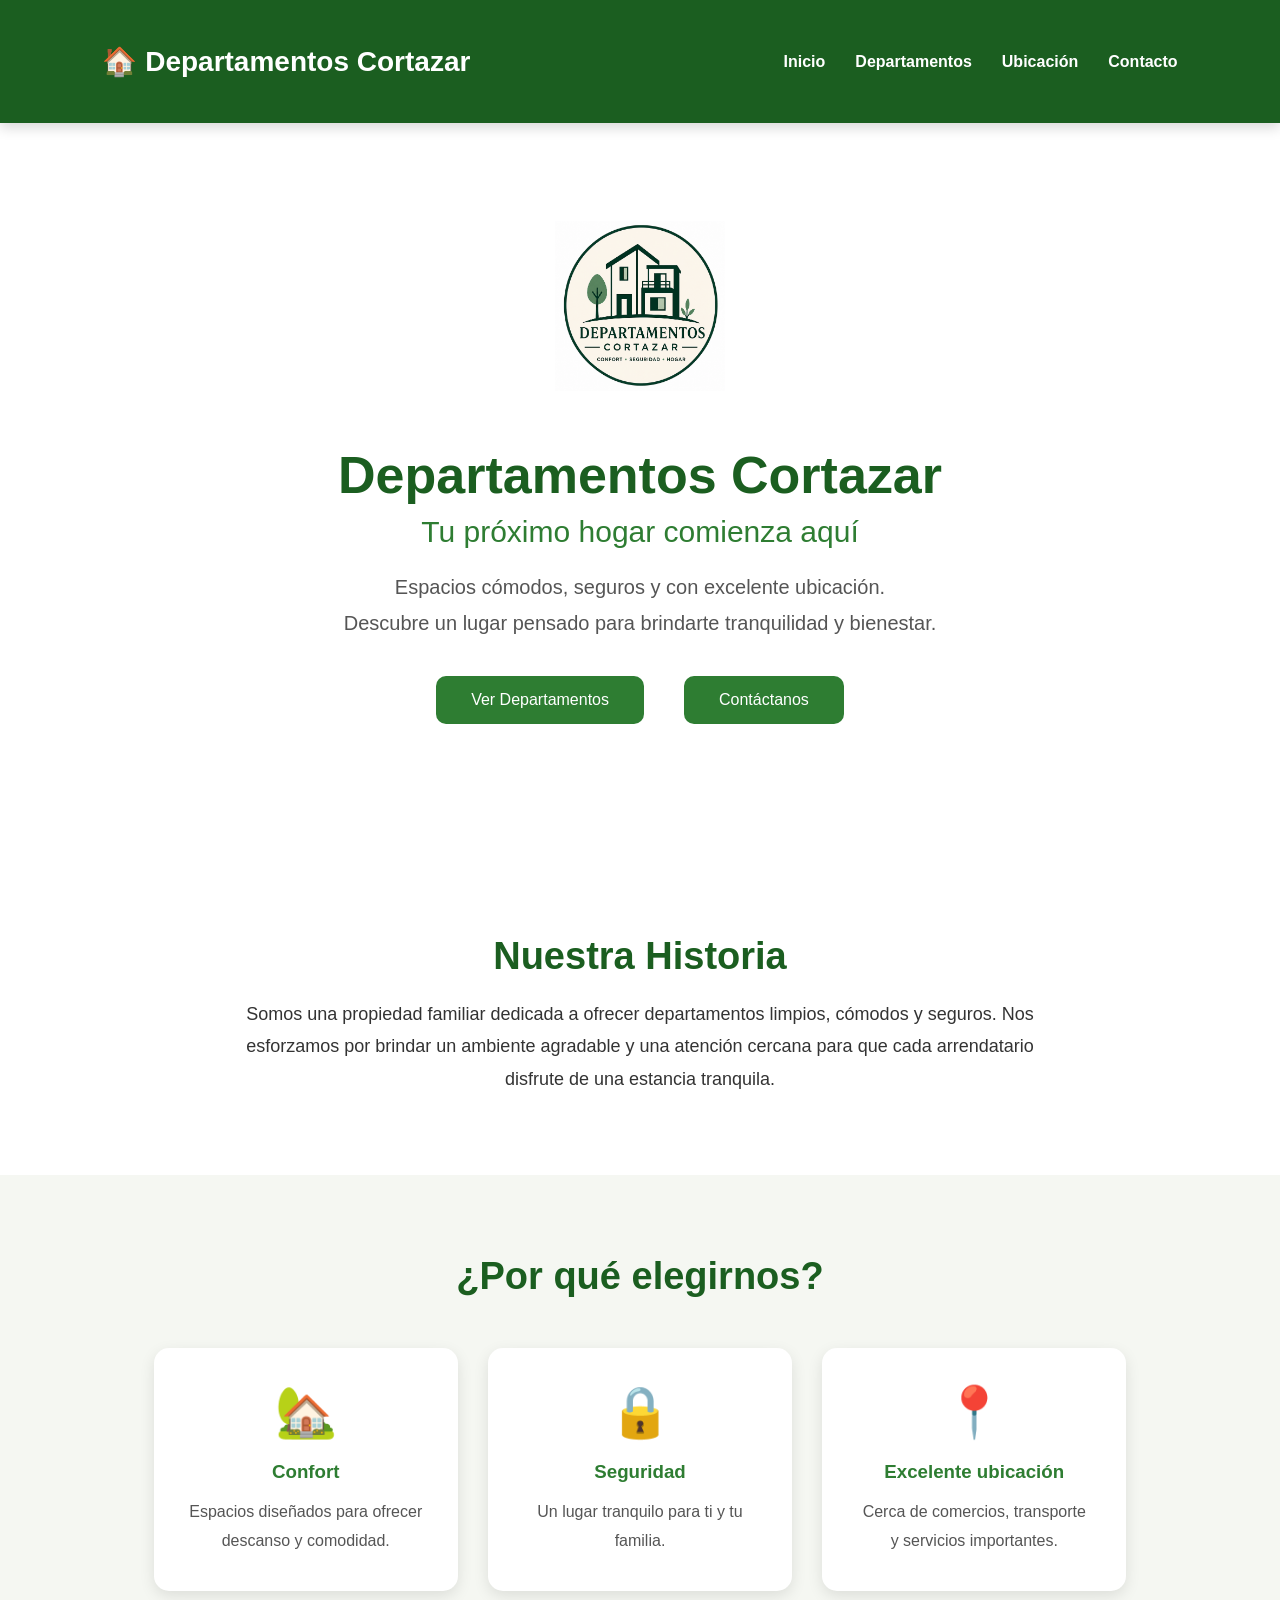
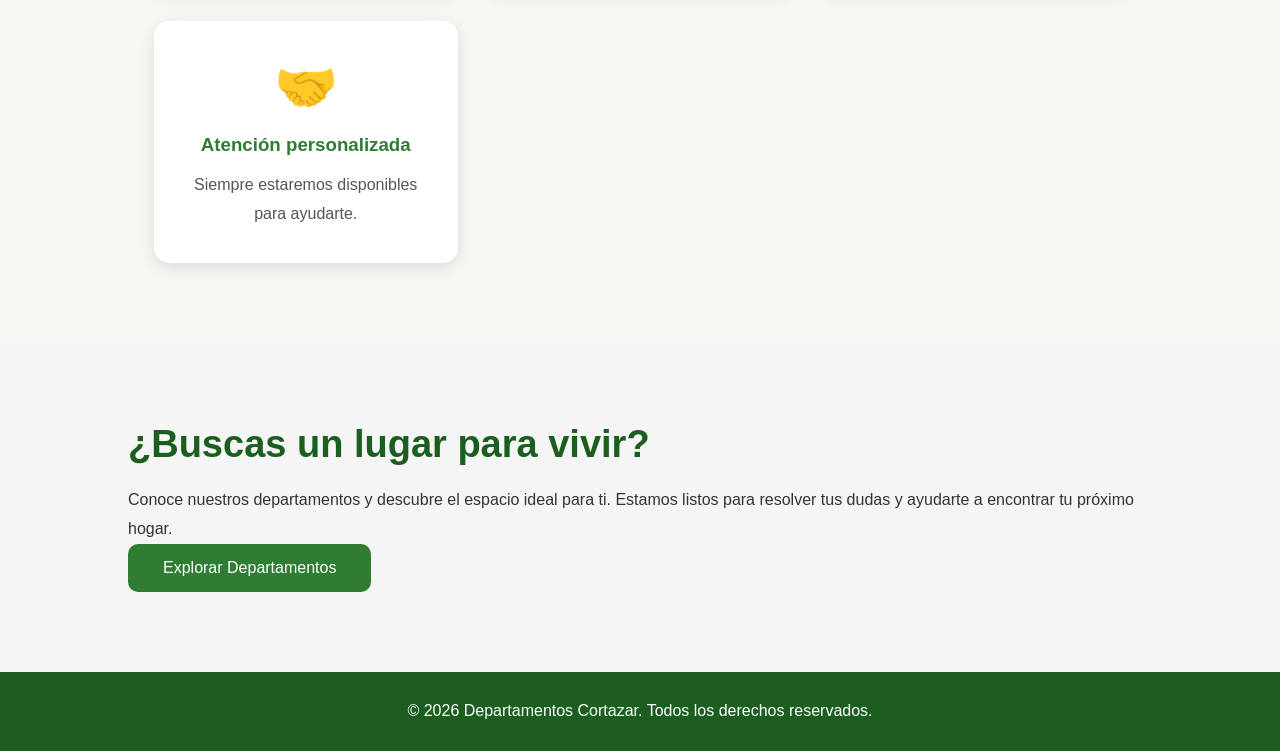
<file: index.html>
<!DOCTYPE html>
<html lang="es">
    
<head>

    <meta charset="UTF-8">
    <meta name="viewport" content="width=device-width, initial-scale=1.0">

    <title>Departamentos Cortazar</title>

    <!-- Favicon -->
    <link rel="icon" type="image/png" href="fotos/favicon.png">

    <!-- Estilos -->
    <link rel="stylesheet" href="estilos.css">

</head>

<body>

    <!--=========================
            ENCABEZADO
    ==========================-->

    <header>

        <div class="logo">
            <h1>🏠 Departamentos Cortazar</h1>
        </div>

        <nav>

            <a href="index.html">Inicio</a>
            <a href="departamentos.html">Departamentos</a>
            <a href="ubicacion.html">Ubicación</a>
            <a href="contacto.html">Contacto</a>

        </nav>

    </header>

    <main>

        <!--=========================
        PORTADA
==========================-->

<section class="hero">

    <div class="hero-contenido">

        <img src="fotos/favicon.png" alt="Logo Departamentos Cortazar" class="hero-logo">

        <h1>Departamentos Cortazar</h1>

        <h2>Tu próximo hogar comienza aquí</h2>

        <p>

            Espacios cómodos, seguros y con excelente ubicación.

            <br>

            Descubre un lugar pensado para brindarte tranquilidad y bienestar.

        </p>

        <div class="hero-botones">

            <a href="departamentos.html" class="btn">

                Ver Departamentos

            </a>

            <a href="contacto.html" class="btn btn-secundario">

                Contáctanos

            </a>

        </div>

    </div>

</section>

        <!--=========================
            NUESTRA HISTORIA
        ==========================-->

        <section class="historia">

            <h2>Nuestra Historia</h2>

            <p>
                Somos una propiedad familiar dedicada a ofrecer departamentos
                limpios, cómodos y seguros. Nos esforzamos por brindar un ambiente
                agradable y una atención cercana para que cada arrendatario disfrute
                de una estancia tranquila.
            </p>

        </section>

        <!--=========================
            BENEFICIOS
        ==========================-->

        <section class="beneficios">

            <h2>¿Por qué elegirnos?</h2>

            <div class="contenedor">

                <article class="tarjeta">

                    <span class="icono">🏡</span>

                    <h3>Confort</h3>

                    <p>
                        Espacios diseñados para ofrecer descanso y comodidad.
                    </p>

                </article>

                <article class="tarjeta">

                    <span class="icono">🔒</span>

                    <h3>Seguridad</h3>

                    <p>
                        Un lugar tranquilo para ti y tu familia.
                    </p>

                </article>

                <article class="tarjeta">

                    <span class="icono">📍</span>

                    <h3>Excelente ubicación</h3>

                    <p>
                        Cerca de comercios, transporte y servicios importantes.
                    </p>

                </article>

                <article class="tarjeta">

                    <span class="icono">🤝</span>

                    <h3>Atención personalizada</h3>

                    <p>
                        Siempre estaremos disponibles para ayudarte.
                    </p>

                </article>

            </div>

        </section>

        <!--=========================
            LLAMADO A LA ACCIÓN
        ==========================-->

        <section class="cta">

            <h2>¿Buscas un lugar para vivir?</h2>

            <p>
                Conoce nuestros departamentos y descubre el espacio ideal para ti.
                Estamos listos para resolver tus dudas y ayudarte a encontrar tu
                próximo hogar.
            </p>

            <a href="departamentos.html" class="btn">
                Explorar Departamentos
            </a>

        </section>

    </main>

    <!--=========================
            PIE DE PÁGINA
    ==========================-->

    <footer>

        <p>
            &copy; 2026 Departamentos Cortazar. Todos los derechos reservados.
        </p>

    </footer>

</body>

</html>
</file>
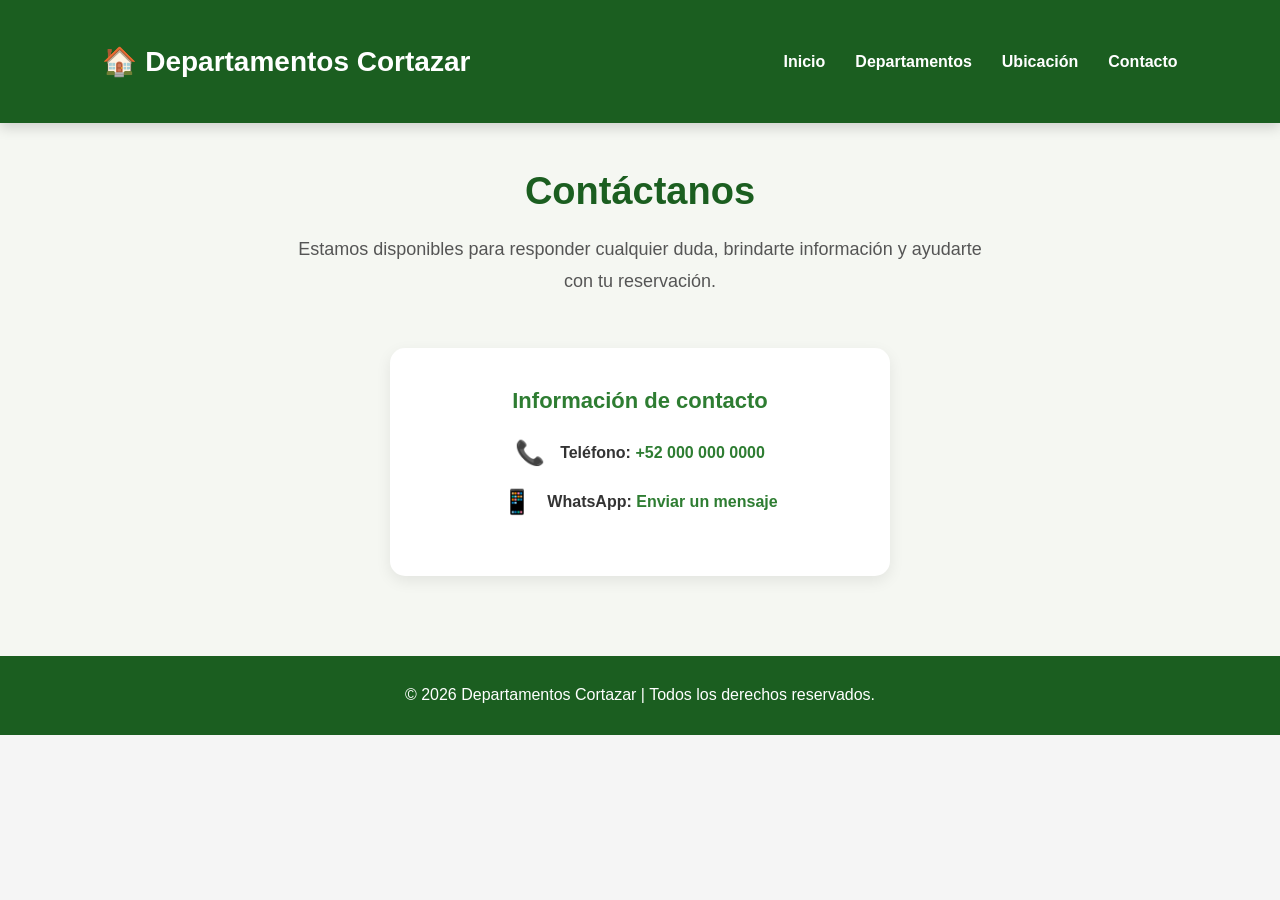
<file: contacto.html>
<!DOCTYPE html>
<html lang="es">

<head>

    <meta charset="UTF-8">
    <meta name="viewport" content="width=device-width, initial-scale=1.0">
    <title>Contacto | Departamentos Cortazar</title>
    <link rel="icon" type="image/png" href="fotos/favicon.png">
    <link rel="stylesheet" href="estilos.css">

</head>

<body>

    <!--=========================
            ENCABEZADO
    ==========================-->

    <header>

        <div class="logo">
            <h1>🏠 Departamentos Cortazar</h1>
        </div>

        <nav>

            <a href="index.html">Inicio</a>
            <a href="departamentos.html">Departamentos</a>
            <a href="ubicacion.html">Ubicación</a>
            <a href="contacto.html">Contacto</a>

        </nav>

    </header>

    <!--=========================
            CONTENIDO
    ==========================-->

    <main>

        <section class="contacto-seccion">

            <h2>Contáctanos</h2>

            <p class="contacto-subtitulo">
                Estamos disponibles para responder cualquier duda,
                brindarte información y ayudarte con tu reservación.
            </p>

            <div class="contacto-contenedor">

                <div class="info-contacto">

                    <h3>Información de contacto</h3>

                    <div class="info-item">

                        <span class="icono-contacto">📞</span>

                        <p>
                            <strong>Teléfono:</strong>
                            <a href="tel:+520000000000">
                                +52 000 000 0000
                            </a>
                        </p>

                    </div>

                    <div class="info-item">

                        <span class="icono-contacto">📱</span>

                        <p>
                            <strong>WhatsApp:</strong>

                            <a href="https://wa.me/520000000000" target="_blank">
                                Enviar un mensaje
                            </a>

                        </p>

                    </div>

                </div>

            </div>

        </section>

    </main>

    <!--=========================
            PIE DE PÁGINA
    ==========================-->

    <footer>

        <p>
            &copy; 2026 Departamentos Cortazar | Todos los derechos reservados.
        </p>

    </footer>

</body>

</html>
</file>
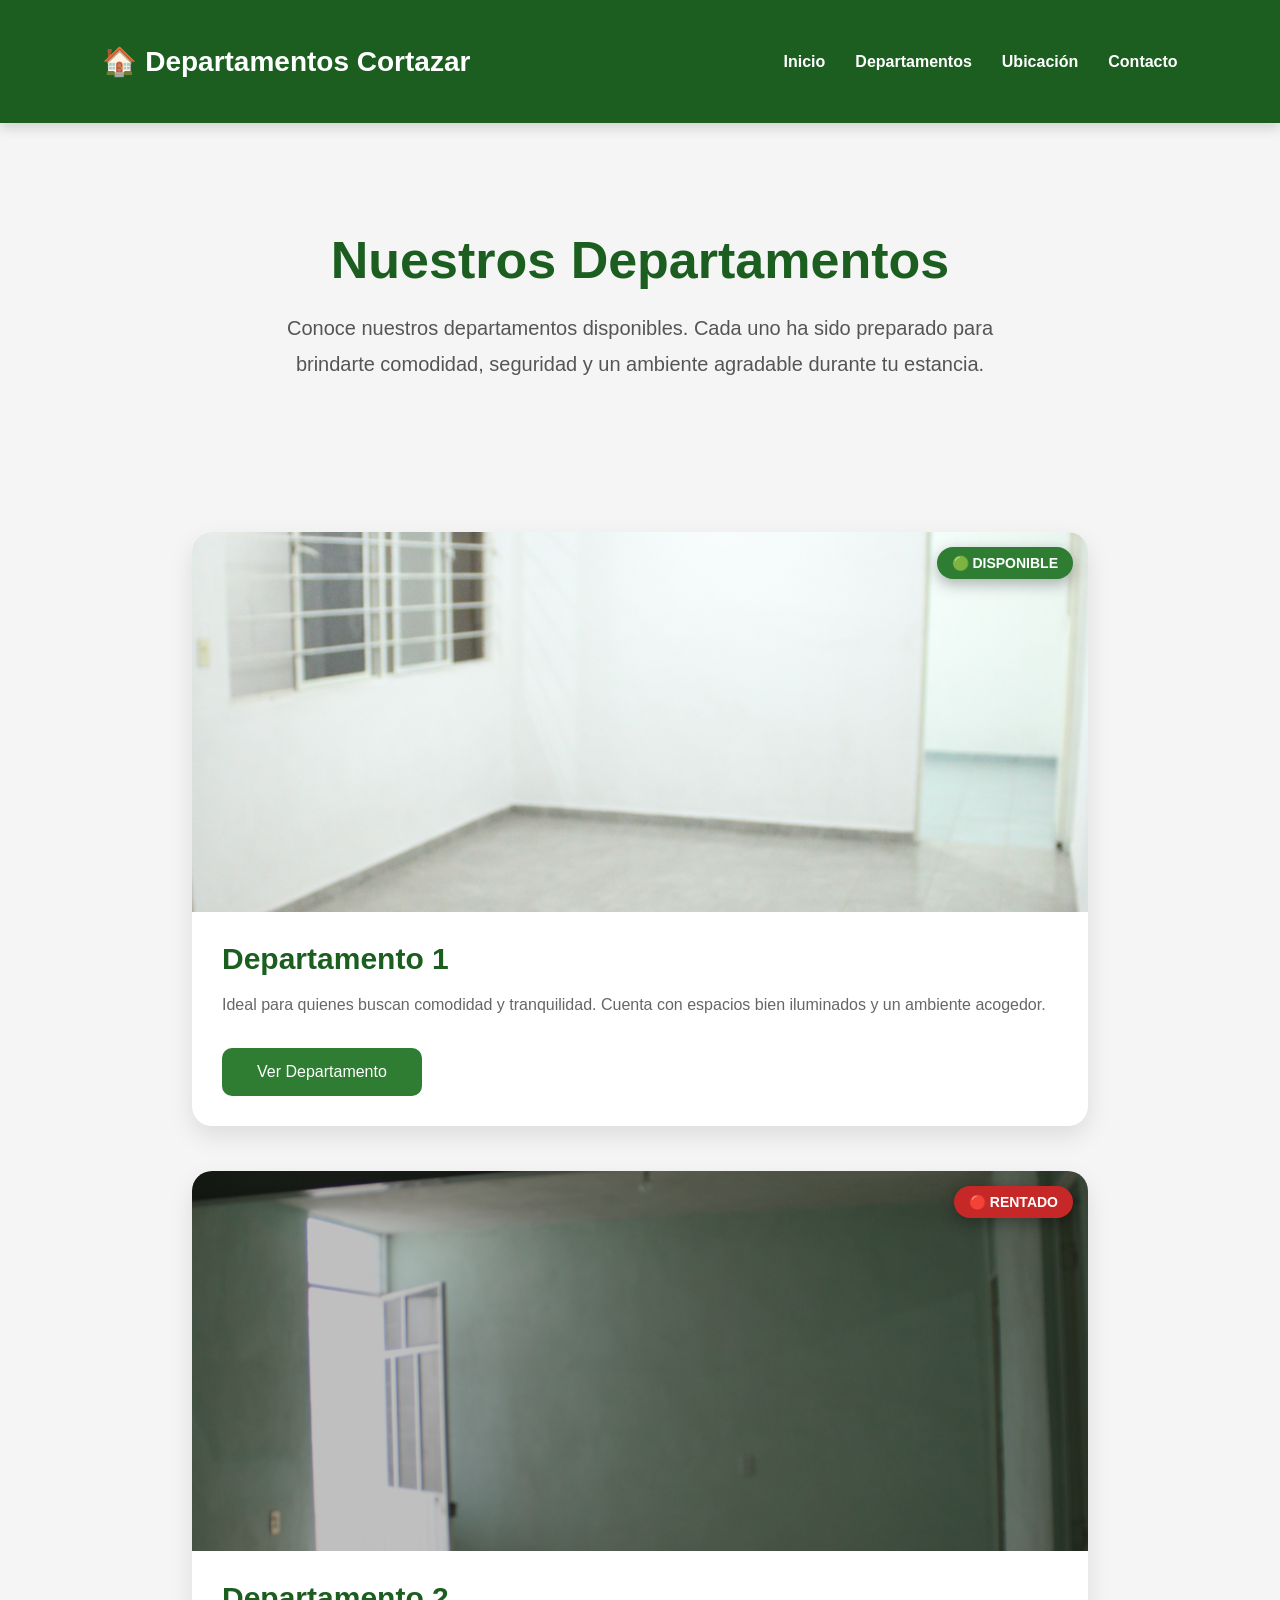
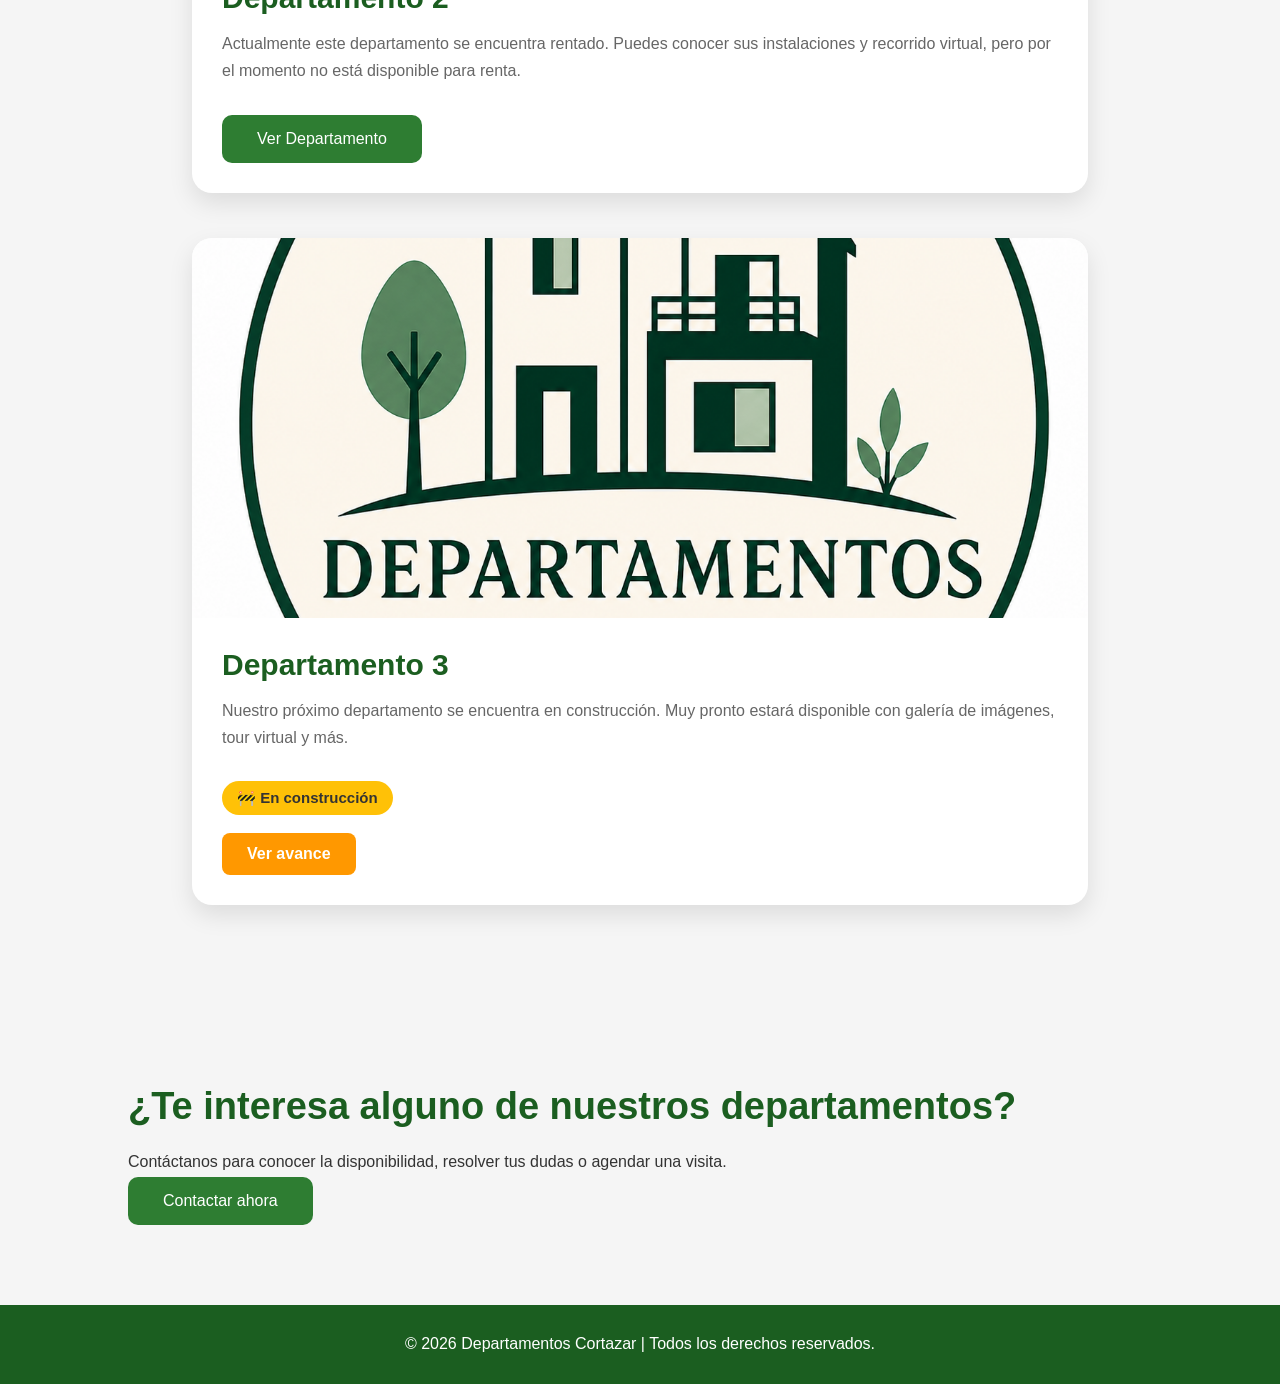
<file: departamentos.html>
<!DOCTYPE html>
<html lang="es">

<head>

    <meta charset="UTF-8">
    <meta name="viewport" content="width=device-width, initial-scale=1.0">
    <title>Departamentos | Departamentos Cortazar</title>
    <link rel="icon" type="image/png" href="fotos/favicon.png">
    <link rel="stylesheet" href="estilos.css">

</head>

<body>

    <!--=========================
            ENCABEZADO
    ==========================-->

    <header>

        <div class="logo">
            <h1>🏠 Departamentos Cortazar</h1>
        </div>

        <nav>

            <a href="index.html">Inicio</a>
            <a href="departamentos.html">Departamentos</a>
            <a href="ubicacion.html">Ubicación</a>
            <a href="contacto.html">Contacto</a>

        </nav>

    </header>

    <main>

        <!--=========================
                TÍTULO
        ==========================-->

        <section class="titulo-departamentos">

            <h2>Nuestros Departamentos</h2>

            <p>
                Conoce nuestros departamentos disponibles. Cada uno ha sido preparado
                para brindarte comodidad, seguridad y un ambiente agradable durante
                tu estancia.
            </p>

        </section>

        <!--=========================
                CATÁLOGO
        ==========================-->

        <section class="departamentos-grid">

            <!-- Departamento 1 -->

<article class="card disponible">

    <div class="estado-disponible">
        🟢 DISPONIBLE
    </div>

    <img src="fotos/departamento1.JPG" alt="Departamento 1">

    <div class="info">

        <h3>Departamento 1</h3>

        <p>
            Ideal para quienes buscan comodidad y tranquilidad.
            Cuenta con espacios bien iluminados y un ambiente acogedor.
        </p>

        <a href="departamento1.html" class="btn">
            Ver Departamento
        </a>

    </div>

</article>

            <!-- Departamento 2 -->

<article class="card no-disponible">

    <div class="estado">
        🔴 RENTADO
    </div>

    <img src="fotos/departamento2.JPG" alt="Departamento 2">

    <div class="info">

        <h3>Departamento 2</h3>

        <p>
            Actualmente este departamento se encuentra rentado.
            Puedes conocer sus instalaciones y recorrido virtual, pero por el momento no está disponible para renta.
        </p>

        <a href="departamento2.html" class="btn">
            Ver Departamento
        </a>

    </div>

</article>

<!-- Departamento 3 -->

<article class="card">

    <img src="fotos/favicon.png" alt="Departamento 3">

    <div class="info">

        <h3>Departamento 3</h3>

        <p>
            Nuestro próximo departamento se encuentra en construcción.
            Muy pronto estará disponible con galería de imágenes, tour virtual y más.
        </p>

        <span class="estado-construccion">
            🚧 En construcción
        </span>

        <br><br>

        <a href="departamento3.html" class="btn-construccion">
            Ver avance
        </a>

    </div>

</article>

        </section>

        <!--=========================
            LLAMADO A LA ACCIÓN
        ==========================-->

        <section class="cta">

            <h2>¿Te interesa alguno de nuestros departamentos?</h2>

            <p>
                Contáctanos para conocer la disponibilidad, resolver tus dudas
                o agendar una visita.
            </p>

            <a href="contacto.html" class="btn">
                Contactar ahora
            </a>

        </section>

    </main>

    <!--=========================
            PIE DE PÁGINA
    ==========================-->

    <footer>

        <p>
            &copy; 2026 Departamentos Cortazar | Todos los derechos reservados.
        </p>

    </footer>

</body>

</html>
</file>
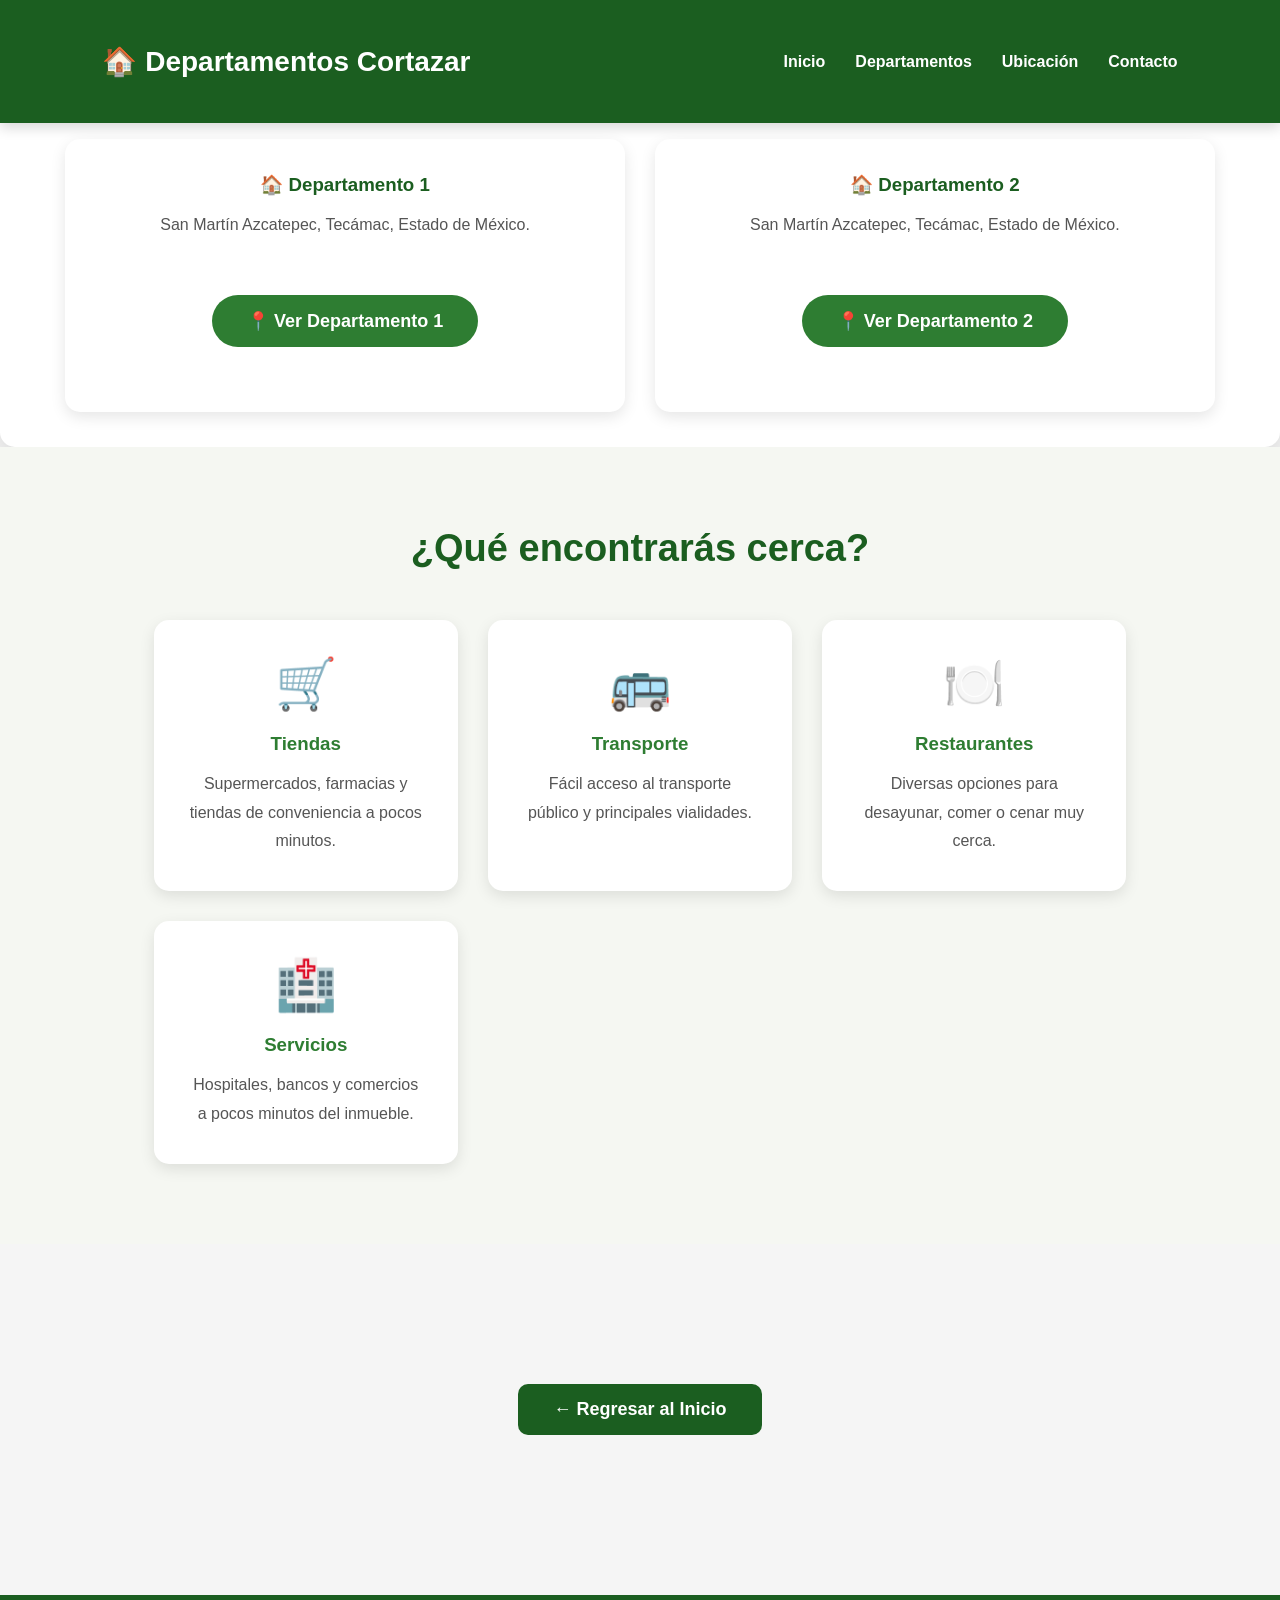
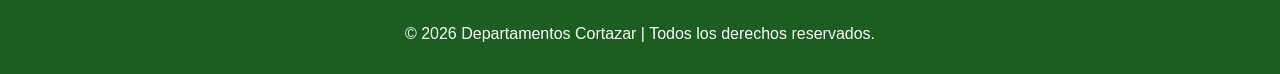
<file: ubicacion.html>
<!DOCTYPE html>
<html lang="es">

<head>
    
    <meta charset="UTF-8">
    <meta name="viewport" content="width=device-width, initial-scale=1.0">

    <title>Departamentos Cortazar</title>

    <!-- Favicon -->
    <link rel="icon" type="image/png" href="fotos/favicon.png">

    <!-- Estilos -->
    <link rel="stylesheet" href="estilos.css">

</head>

<body>

<header>

    <div class="logo">
        <h1>🏠 Departamentos Cortazar</h1>
    </div>

    <nav>

        <a href="index.html">Inicio</a>
        <a href="departamentos.html">Departamentos</a>
        <a href="ubicacion.html">Ubicación</a>
        <a href="contacto.html">Contacto</a>

    </nav>

</header>
    
<!-- ==========================
        UBICACIONES
========================== -->

<section class="informacion-ubicacion">

    <h2>📍 Ubicación de nuestros departamentos</h2>

    <div class="contenedor">

        <!-- Departamento 1 -->

        <article class="tarjeta">

            <h3>🏠 Departamento 1</h3>

            <p>
                San Martín Azcatepec, Tecámac,
                Estado de México.
            </p>

            <a href="https://www.google.com/maps/place/19%C2%B035'40.8%22N+98%C2%B057'43.0%22W/@19.594659,-98.961955,661m/data=!3m2!1e3!4b1!4m4!3m3!8m2!3d19.594659!4d-98.961955"
               target="_blank"
               class="boton">

                📍 Ver Departamento 1

            </a>

        </article>

        <!-- Departamento 2 -->

        <article class="tarjeta">

            <h3>🏠 Departamento 2</h3>

            <p>
                San Martín Azcatepec, Tecámac,
                Estado de México.
            </p>

            <a href="https://www.google.com/maps/place/19%C2%B035'31.2%22N+98%C2%B057'38.4%22W/@19.592002,-98.9632369,661m/data=!3m2!1e3!4b1!4m4!3m3!8m2!3d19.592002!4d-98.960662"
               target="_blank"
               class="boton">

                📍 Ver Departamento 2

            </a>

        </article>

    </div>

</section>

<section class="beneficios">

        <h2>¿Qué encontrarás cerca?</h2>

        <div class="contenedor">

            <article class="tarjeta">

                <span class="icono">🛒</span>

                <h3>Tiendas</h3>

                <p>

                    Supermercados, farmacias y tiendas de conveniencia
                    a pocos minutos.

                </p>

            </article>

            <article class="tarjeta">

                <span class="icono">🚌</span>

                <h3>Transporte</h3>

                <p>

                    Fácil acceso al transporte público y principales
                    vialidades.

                </p>

            </article>

            <article class="tarjeta">

                <span class="icono">🍽️</span>

                <h3>Restaurantes</h3>

                <p>

                    Diversas opciones para desayunar,
                    comer o cenar muy cerca.

                </p>

            </article>

            <article class="tarjeta">

                <span class="icono">🏥</span>

                <h3>Servicios</h3>

                <p>

                    Hospitales, bancos y comercios
                    a pocos minutos del inmueble.

                </p>

            </article>

        </div>

    </section>

</main>



    <!--=========================
            BOTÓN
    ==========================-->

    <section class="volver">

        <a href="index.html" class="btn-volver">

            ← Regresar al Inicio

        </a>

    </section>

</main>

<footer>

    <p>

        &copy; 2026 Departamentos Cortazar | Todos los derechos reservados.

    </p>

</footer>

</body>

</html>
</file>
<file: estilos.css>
/*====================================
        VARIABLES GENERALES
====================================*/

:root{

    --verde:#2E7D32;
    --verde-oscuro:#1B5E20;
    --verde-claro:#81C784;

    --blanco:#ffffff;
    --gris:#f5f7f2;
    --gris-texto:#555;
    --negro:#222;

    --radio:18px;

    --sombra:0 12px 30px rgba(0,0,0,.12);

    --transicion:.35s ease;

}

*{
    margin:0;
    padding:0;
    box-sizing:border-box;
    font-family:"Segoe UI", Arial, sans-serif;
}

html{
    scroll-behavior:smooth;
}

body{
    background:#F5F7F2;
    color:#333;
}

main{
    margin-top:90px;
}

section{
    padding:80px 10%;
}

h2{
    color:#1B5E20;
    font-size:38px;
    margin-bottom:20px;
}

p{
    line-height:1.8;
}

/* ==========================
   ENCABEZADO
========================== */

header{

    width:100%;
    background:#1B5E20;

    display:flex;
    justify-content:space-between;
    align-items:center;

    padding:20px 8%;

    position:fixed;
    top:0;
    left:0;

    z-index:1000;

    box-shadow:0 5px 12px rgba(0,0,0,.15);

}

.logo h1{

    color:white;
    font-size:28px;

}

nav{

    display:flex;
    gap:30px;

}

nav a{

    color:white;
    text-decoration:none;
    font-weight:bold;
    transition:.3s;

}

nav a:hover{

    color:#A5D6A7;

}

/* ==========================
        UBICACIÓN
========================== */

.ubicacion{
    text-align:center;
    background:white;

}

.ubicacion p{

    max-width:850px;
    margin:20px auto 40px;
    font-size:18px;

}

/* ==========================
            MAPA
========================== */

.mapa{

    width:100%;
    max-width:1000px;

    margin:auto;

    border-radius:15px;

    overflow:hidden;

    box-shadow:0 8px 20px rgba(0,0,0,.15);

}

.mapa iframe{

    width:100%;
    height:500px;
    border:none;

}

/* ==========================
      LUGARES CERCANOS
========================== */

.beneficios{

    background:#F5F7F2;

}

.beneficios h2{

    text-align:center;
    margin-bottom:50px;

}

.contenedor{

    display:grid;

    grid-template-columns:repeat(auto-fit,minmax(250px,1fr));

    gap:30px;

}

.tarjeta{

    background:white;

    padding:35px;

    border-radius:15px;

    text-align:center;

    box-shadow:0 5px 15px rgba(0,0,0,.10);

    transition:.3s;

}

.tarjeta:hover{

    transform:translateY(-8px);

}

.icono{

    display:block;

    font-size:50px;

    margin-bottom:20px;

}

.tarjeta h3{

    color:#2E7D32;

    margin-bottom:15px;

}

.tarjeta p{

    color:#555;

}

/* ==========================
        CÓMO LLEGAR
========================== */

.historia{

    background:white;

    text-align:center;

}

.historia p{

    max-width:850px;

    margin:auto;

    font-size:18px;

}

/* ==========================
          FOOTER
========================== */

footer{

    background:#1B5E20;

    color:white;

    text-align:center;

    padding:25px;

}

/* ==========================
        RESPONSIVE
========================== */

@media (max-width:900px){

    header{

        flex-direction:column;

        gap:15px;

        padding:15px;

    }

    nav{

        flex-wrap:wrap;

        justify-content:center;

        gap:15px;

    }

    section{

        padding:60px 6%;

    }

    h2{

        font-size:30px;

    }

    .mapa iframe{

        height:350px;

    }

    .contenedor{

        grid-template-columns:1fr;

    }

}
/*=========================
    INFORMACIÓN UBICACIÓN
=========================*/

.informacion-ubicacion{

    margin-top:40px;

    background:white;

    padding:35px;

    border-radius:15px;

    text-align:center;

    box-shadow:var(--sombra);

}

.informacion-ubicacion h3{

    color:var(--verde-oscuro);

    margin-bottom:15px;

}

.informacion-ubicacion p{

    margin-bottom:25px;

}
/*=========================
      BOTÓN DEL MAPA
=========================*/

.boton-mapa{

    margin-top:30px;

    text-align:center;

}

.boton-mapa .boton{

    display:inline-block;

    background:#2E7D32;

    color:white;

    text-decoration:none;

    padding:15px 35px;

    border-radius:10px;

    font-size:18px;

    font-weight:bold;

    transition:.3s;

}

.boton-mapa .boton:hover{

    background:#1B5E20;

    transform:translateY(-3px);

}

/* ==========================
        PÁGINA DE CONTACTO
========================== */

.contacto-seccion {
    background: #F5F7F2;
    text-align: center;
}

.contacto-subtitulo {
    max-width: 700px;
    margin: 0 auto 50px;
    font-size: 18px;
    color: #555;
}

/* Tarjeta de información */
.formulario-contacto {
    background: white;
    padding: 40px;
    border-radius: 15px;
    box-shadow: 0 5px 15px rgba(0,0,0,.08);
    flex: 1;
}

.info-contacto h3, .formulario-contacto h3 {
    color: #2E7D32;
    margin-bottom: 25px;
    font-size: 22px;
}

.info-item{

    display:flex;

    justify-content:center;

    align-items:center;

    gap:15px;

    margin:20px 0;

    text-align:center;

}

.icono-contacto {
    font-size: 24px;
}

.info-item a {
    color: #2E7D32;
    text-decoration: none;
    font-weight: bold;
}

.info-item a:hover {
    text-decoration: underline;
}

/* Formulario */
.grupo-campo {
    margin-bottom: 20px;
    display: flex;
    flex-direction: column;
    gap: 8px;
}

.grupo-campo label {
    font-weight: 600;
    color: #444;
    font-size: 15px;
}

.grupo-campo input, .grupo-campo textarea {
    width: 100%;
    padding: 12px 15px;
    border: 1px solid #ccc;
    border-radius: 8px;
    font-size: 16px;
    font-family: inherit;
    transition: .3s;
}

.grupo-campo input:focus, .grupo-campo textarea:focus {
    border-color: #2E7D32;
    outline: none;
    box-shadow: 0 0 0 3px rgba(46, 125, 50, 0.15);
}

.boton-enviar {
    background: #2E7D32;
    color: white;
    border: none;
    padding: 15px 30px;
    font-size: 16px;
    font-weight: bold;
    border-radius: 8px;
    cursor: pointer;
    width: 100%;
    transition: .3s;
}

.boton-enviar:hover {
    background: #1B5E20;
    transform: translateY(-2px);
}

/* Adaptación responsiva adicional */
@media (max-width: 768px) {

    .formulario-contacto {
        width: 100%;
        padding: 30px 20px;
         flex-direction:column;
    }
}

/*=========================================
        DEPARTAMENTOS
=========================================*/

.titulo-departamentos{

    padding:140px 10% 70px;

    text-align:center;

}

.titulo-departamentos h2{

    font-size:52px;

    color:#1B5E20;

    margin-bottom:20px;

}

.titulo-departamentos p{

    max-width:750px;

    margin:auto;

    color:#555;

    font-size:20px;

    line-height:1.8;

}

/*=========================================
            GRID
=========================================*/

.departamentos-grid{

    width:90%;

    margin:auto;

    display:grid;

    grid-template-columns:repeat(auto-fit,minmax(450px,1fr));

    gap:45px;

    padding-bottom:100px;

}

/*=========================================
            TARJETAS
=========================================*/

.card{

    background:white;

    border-radius:20px;

    overflow:hidden;

    box-shadow:0 10px 25px rgba(0,0,0,.10);

    transition:.35s ease;

}

.card:hover{

    transform:translateY(-5px);

    box-shadow:0 20px 40px rgba(0,0,0,.15);

}

.card img{

    width:100%;

    height:380px;

    object-fit:cover;

    object-position: center;

    display:block;

}

.info{

    padding:30px;

}

.info h3{

    color:#1B5E20;

    font-size:30px;

    margin-bottom:15px;

}

.info p{

    color:#666;

    line-height:1.7;

    margin-bottom:30px;

}

/*=========================================
            BOTÓN
=========================================*/

.btn{

    display:inline-block;

    background:#2E7D32;

    color:white;

    text-decoration:none;

    padding:15px 35px;

    border-radius:10px;

    transition:.3s;

}

.btn:hover{

    background:#1B5E20;

}

/*=========================================
        RESPONSIVE
=========================================*/

@media(max-width:900px){

.departamentos-grid{

    grid-template-columns:1fr;

}

.titulo-departamentos h2{

    font-size:38px;

}

.card img{

    height:260px;

}

}

/*====================================
      DEPARTAMENTO INDIVIDUAL
====================================*/

.titulo-departamento{

    padding:140px 10% 60px;

    text-align:center;

}

.titulo-departamento h2{

    font-size:50px;

    color:#1B5E20;

    margin-bottom:20px;

}

.titulo-departamento p{

    font-size:20px;

    color:#666;

}

/*====================================
          GALERÍA
====================================*/

.galeria{

    width:90%;

    margin:auto;

    display:grid;

    grid-template-columns:repeat(auto-fit,minmax(300px,1fr));

    gap:20px;

}

.galeria img{

    width:100%;

    height:260px;

    object-fit:cover;

    border-radius:15px;

    transition:.3s;

    cursor:pointer;

    box-shadow:0 5px 15px rgba(0,0,0,.12);

}

.galeria img:hover{

    transform:scale(1.03);

}

/*====================================
        DESCRIPCIÓN
====================================*/

.descripcion{

    width:80%;

    margin:80px auto;

    text-align:center;

}

.descripcion h2{

    color:#1B5E20;

    margin-bottom:25px;

}

.descripcion p{

    font-size:19px;

    line-height:1.9;

    color:#555;

}

/*====================================
        BOTÓN REGRESAR
====================================*/

.volver{

    text-align:center;

    margin:60px 0 80px;

}

.btn-volver{

    display:inline-block;

    background:#1B5E20;

    color:white;

    text-decoration:none;

    padding:15px 35px;

    border-radius:10px;

    font-size:18px;

    font-weight:bold;

    transition:.3s;

}

.btn-volver:hover{

    background:#2E7D32;

    transform:translateY(-3px);

}

/*====================================
        GALERÍA PROFESIONAL
====================================*/

.galeria{

    width:90%;

    margin:60px auto;

    display:grid;

    grid-template-columns:repeat(auto-fit,minmax(280px,1fr));

    gap:25px;

}

.galeria a{

    overflow:hidden;

    border-radius:18px;

    display:block;

    box-shadow:0 10px 25px rgba(0,0,0,.15);

}

.galeria img{

    width:100%;

    height:280px;

    object-fit:cover;

    display:block;

    transition:.45s;

}

.galeria a:hover img{

    transform:scale(1.08);

}

/*==============================
        TOUR VIRTUAL
===============================*/

.tour-virtual{

    width:90%;
    max-width:900px;
    margin:60px auto;
    text-align:center;
    padding:40px;

    background:#ffffff;

    border-radius:20px;

    box-shadow:0 10px 25px rgba(0,0,0,.12);

}

.btn-tour{

    display:inline-block;

    margin-top:20px;

    padding:15px 35px;

    background:#2E7D32;

    color:white;

    text-decoration:none;

    font-size:18px;

    font-weight:bold;

    border-radius:50px;

    transition:.3s;

}

.btn-tour:hover{

    background:#1B5E20;

    transform:translateY(-4px);

    box-shadow:0 12px 20px rgba(0,0,0,.2);

}

/*=========================
      MODAL RENTADO
=========================*/

.modal-rentado{

position:fixed;
top:0;
left:0;
width:100%;
height:100%;
background:rgba(0,0,0,.75);

display:flex;
justify-content:center;
align-items:center;

z-index:9999;

}

.modal-contenido{

background:white;
padding:35px;
max-width:500px;
width:90%;
border-radius:15px;
text-align:center;
box-shadow:0 10px 30px rgba(0,0,0,.3);

}

.modal-contenido h2{

color:#c62828;
margin-bottom:15px;

}

.modal-contenido p{

line-height:1.7;

}

.modal-botones{

margin-top:25px;

display:flex;
justify-content:center;
gap:15px;
flex-wrap:wrap;

}

.btn-modal{

background:#1B5E20;
color:white;
padding:12px 22px;
border:none;
border-radius:8px;
cursor:pointer;
font-size:16px;

}

.btn-modal:hover{

background:#2E7D32;

}

.btn-modal-secundario{

background:#757575;
color:white;
padding:12px 22px;
border-radius:8px;
text-decoration:none;

}

.btn-modal-secundario:hover{

background:#616161;

}

/*=========================
    ESTADO DEL DEPARTAMENTO
=========================*/

.card{

    position: relative;

}

.estado{

    position:absolute;

    top:15px;

    right:15px;

    background:#c62828;

    color:white;

    padding:8px 15px;

    border-radius:20px;

    font-weight:bold;

    font-size:14px;

    z-index:10;

    box-shadow:0 5px 15px rgba(0,0,0,.3);

}

.no-disponible img{

    filter:brightness(75%);

}

.no-disponible{

    transition:.3s;

}

.no-disponible:hover{

    transform:translateY(-5px);

}

.contacto-contenedor{

    display:flex;

    justify-content:center;

    align-items:center;

    max-width:1000px;

    margin:0 auto;

    gap:40px;

    text-align:center;

}

.info-contacto{

    background:white;

    padding:40px;

    border-radius:15px;

    box-shadow:0 5px 15px rgba(0,0,0,.08);

    max-width:500px;

    width:100%;

    margin:auto;

    text-align:center;

}

/*=========================
      ANIMACIÓN GENERAL
=========================*/

section{

    animation: aparecer .8s ease;

}

@keyframes aparecer{

    from{

        opacity:0;
        transform:translateY(20px);

    }

    to{

        opacity:1;
        transform:translateY(0);

    }

}

/*=========================
    DEPARTAMENTO DISPONIBLE
=========================*/

.estado-disponible{

    position:absolute;

    top:15px;

    right:15px;

    background:#2E7D32;

    color:white;

    padding:8px 15px;

    border-radius:20px;

    font-weight:bold;

    font-size:14px;

    z-index:10;

    box-shadow:0 5px 15px rgba(0,0,0,.3);

}

.disponible img{

    filter:brightness(100%);

}

/*=========================
    ESTADO DISPONIBLE
=========================*/

.estado-disponible-pagina{

    display:inline-block;

    margin:20px auto;

    padding:10px 20px;

    background:#E8F5E9;

    color:#1B5E20;

    border:2px solid #2E7D32;

    border-radius:30px;

    font-weight:bold;

    font-size:18px;

}

.titulo-departamento{

    text-align:center;

}

/*=========================
        HERO NUEVO
=========================*/

.hero{

    min-height:85vh;

    display:flex;

    justify-content:center;

    align-items:center;

    text-align:center;

    background:#ffffff;

    color:#1B5E20;

    padding:40px, 20px;

}

.hero-contenido{

    max-width:800px;

}

.hero-logo{

    width:170px;

    margin-bottom:25px;

    animation:flotar 3s ease-in-out infinite;

}

.hero h1{

    font-size:52px;

    color:#1B5E20;

    margin-bottom:10px;

}

.hero h2{

    font-size:30px;

    color:#2E7D32;

    margin-bottom:20px;

    font-weight:400;

}

.hero p{

    font-size:20px;

    color:#555;

    line-height:1.8;

    margin-bottom:35px;

}

.hero-botones{

    display:flex;

    justify-content:center;

    align-items:center;

    gap:40px;

    margin-top:20px;

    flex-wrap:wrap;

}

@keyframes flotar{

    0%{

        transform:translateY(0);

    }

    50%{

        transform:translateY(-10px);

    }

    100%{

        transform:translateY(0);

    }

}

model-viewer{

    display:block;

    width:100%;

    height:70vh;

    min-height:500px;

    max-height:750px;

    margin:30px auto;

    background:#ffffff;

    border-radius:20px;

    box-shadow:0 10px 30px rgba(0,0,0,.15);

}

@media (max-width:1024px){

    model-viewer{

        height:65vh;

    }

}

@media (max-width:768px){

    model-viewer{

        height:60vh;

        min-height:400px;

    }

}

body{

    margin:0;

    font-family:Arial, Helvetica, sans-serif;

    background:#f5f5f5;

}

h1{

    text-align:center;

    margin:25px 0;

    color:#1B5E20;

}

.contenedor{

    width:95%;

    max-width:1400px;

    margin:auto;

}

.instrucciones{

    background:white;

    padding:20px;

    border-radius:20px;

    box-shadow:0 10px 30px rgba(0,0,0,.15);

    text-align:center;

    margin-bottom:25px;

}

model-viewer{

    width:100%;

    height:75vh;

    min-height:550px;

    background:white;

    border-radius:20px;

    box-shadow:0 10px 30px rgba(0,0,0,.20);

}

.centro{

    text-align:center;

}

.boton{

    display:inline-block;

    margin:30px auto;

    padding:15px 35px;

    background:#2E7D32;

    color:white;

    text-decoration:none;

    border-radius:50px;

    font-size:18px;

    font-weight:bold;

}

.boton:hover{

    background:#1B5E20;

}

@media(max-width:768px){

    model-viewer{

        height:60vh;

        min-height:400px;

    }

}

.estado-construccion{

    display:inline-block;

    background:#FFC107;

    color:#333;

    padding:8px 15px;

    border-radius:20px;

    font-weight:bold;

    font-size:15px;

}

.btn-construccion{

    display:inline-block;

    background:#FF9800;

    color:white;

    padding:12px 25px;

    border-radius:8px;

    text-decoration:none;

    font-weight:bold;

    transition:.3s;

}

.btn-construccion:hover{

    background:#F57C00;

    transform:translateY(-2px);

}
</file>
